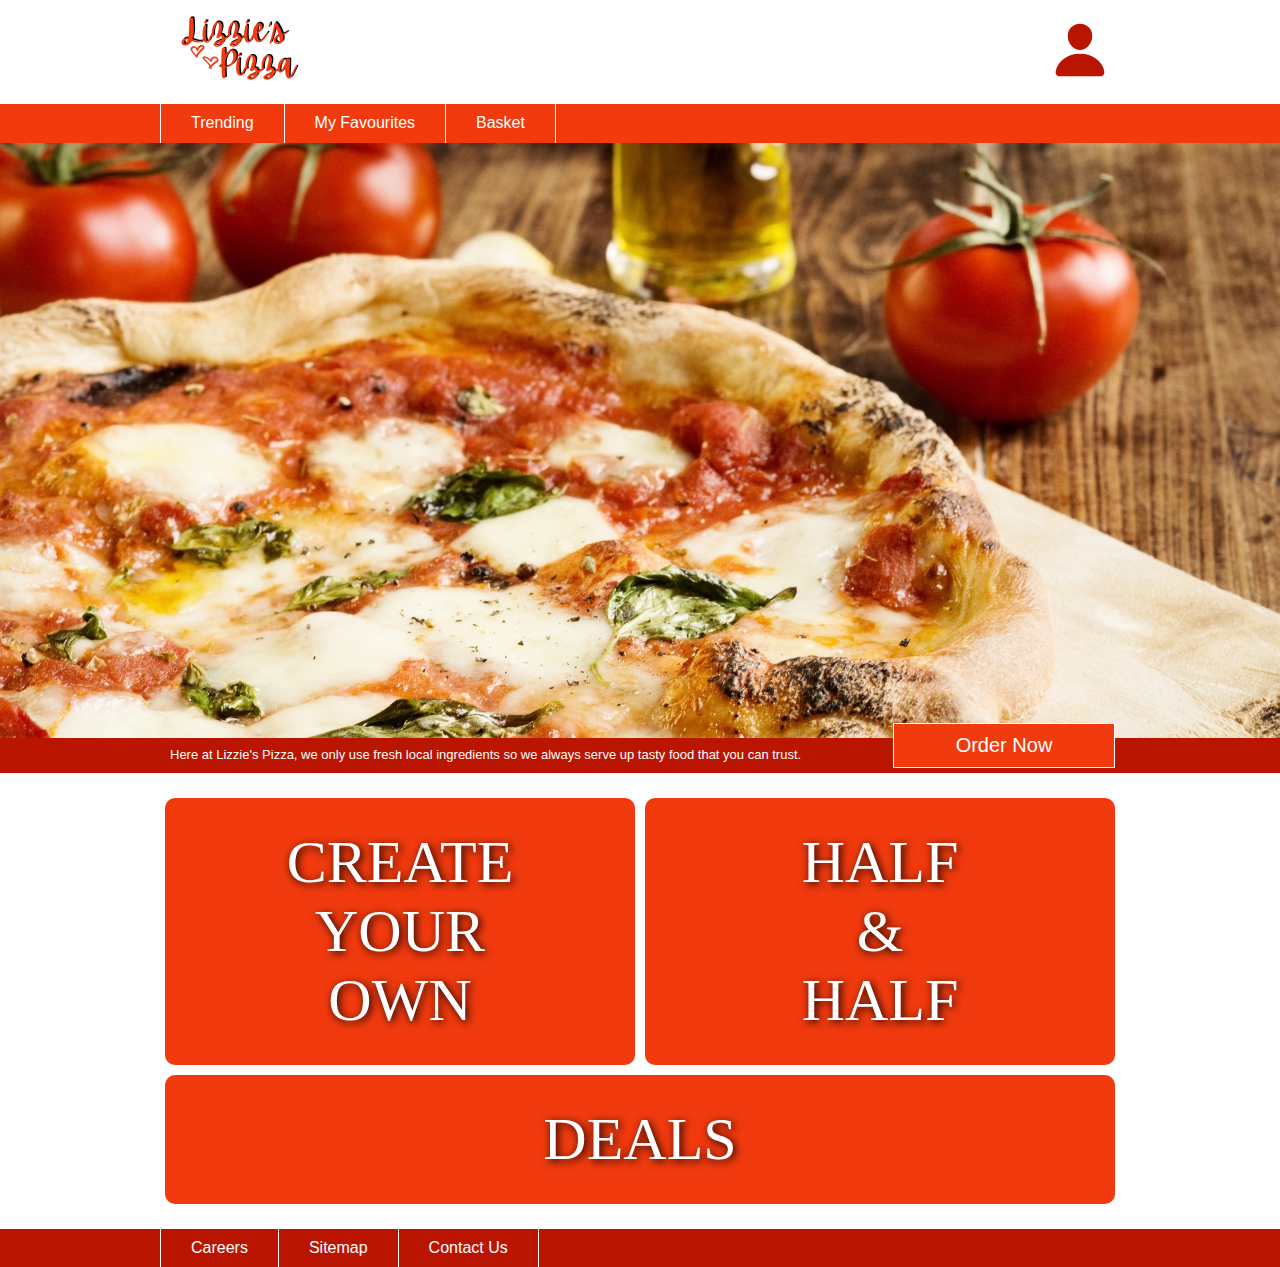
<file: index.html>
<!DOCTYPE html>
<html lang="en">

<head>
    <meta name="viewport" content="width=device-width">
    <link rel="stylesheet" type="text/css" href="./css/normalize.css">
    <link rel="stylesheet" text="text/css" href="./css/stylesheet.css">
    <link rel="stylesheet" text="text/css" href="./css/homepage.css">
    <title>Lizzie's Pizza Homepage</title>
</head>

<body>


    <header class="header-all">
        <div class="wrapper">
            <div class="content">
                <div class="logo">
                    <a href='./index.html'><img src="./img/Logo.png" /></a>
                </div>
                <div class="account">
                    <div class="icon"> <img src="./img/person-outline.svg" /></div>
                </div>
            </div>
        </div>
    </header>

    <nav class="menu-all">
        <div class="wrapper">
            <div class="content">
                <a href="./trending.html">Trending</a>
                <a href="./myfavourites.html">My Favourites</a>
                <a class="border-right" href="./basket.html">Basket</a>
            </div>
        </div>
    </nav>

    <section class="portal-all">
        <div class="content">
            <div class="description">
                <div class="wrapper">
                    <p>Here at Lizzie's Pizza, we only use fresh local ingredients so we always serve up tasty food that you can trust.</p>
                </div>
            </div>
            <div class="wrapper">
                <a class="order" href="./pizzamenu.html">Order Now</a>
            </div>
        </div>
    </section>

    <section class="specials-all">
        <div class="wrapper">
            <div class="content">
                <div class="box-group">
                    <div class="box-col">
                        <a class="box" href="#">CREATE<br>YOUR<br>OWN<br></a>
                    </div>
                    <div class="box-col">
                        <a class="box box-dark" href="#">HALF<br>&<br>HALF<br></a>
                    </div>
                </div>
                <a class="box box-large" href="#">DEALS</a>
            </div>
        </div>


    </section>


    <footer>
        <nav class="footer-all">
            <div class="wrapper">
                <div class="content">
                    <a href="#">Careers</a>
                    <a href="#">Sitemap</a>
                    <a class="border-right" href="./contactus.html">Contact Us</a>
                </div>
            </div>
        </nav>
    </footer>
</body>

</html>
</file>
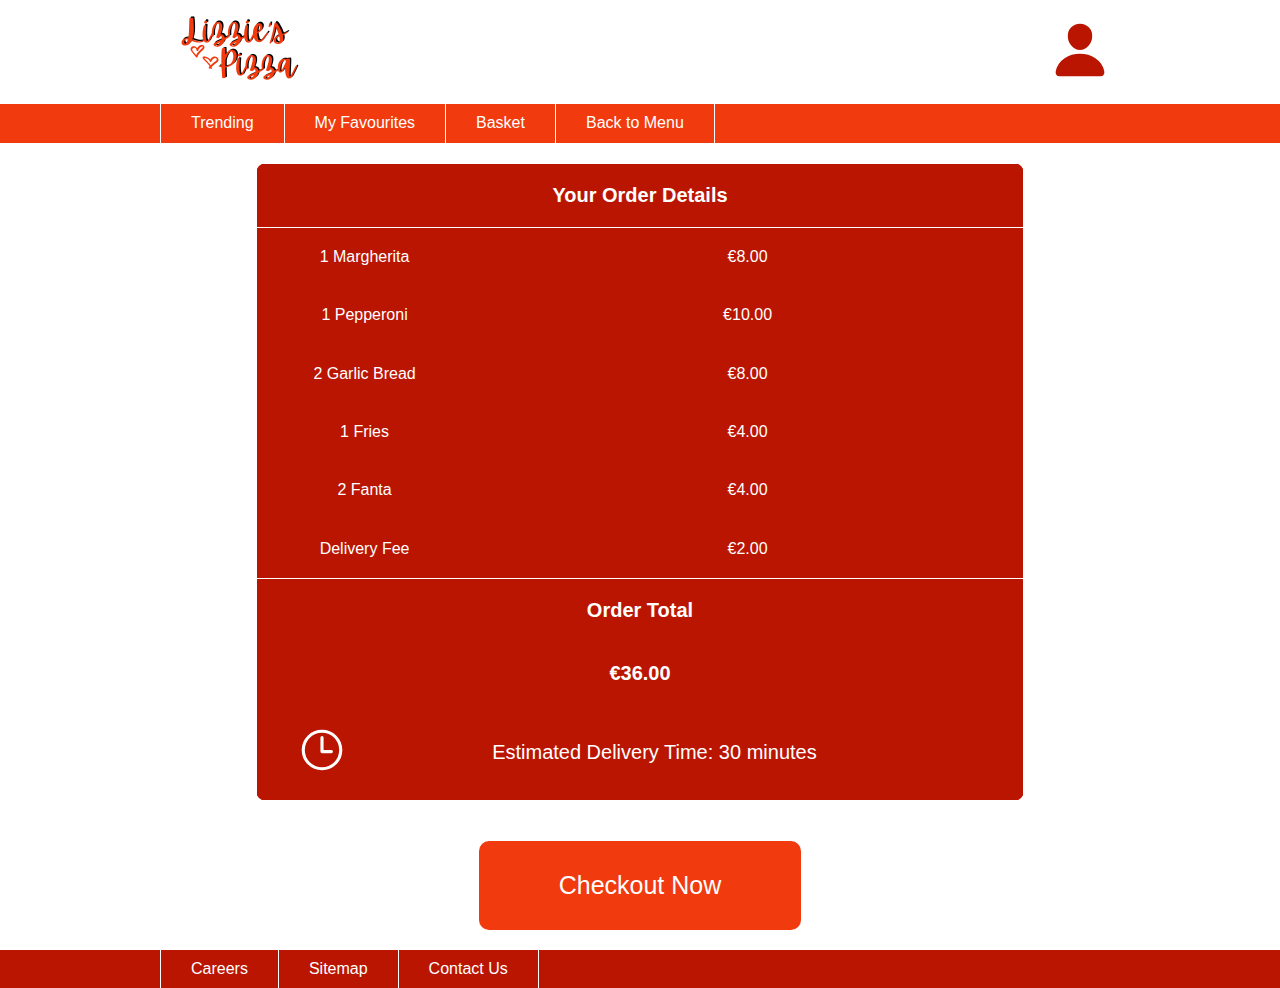
<file: basket.html>
<!DOCTYPE html>
<html lang="en">

<head>
    <meta name="viewport" content="width=device-width">
    <link rel="stylesheet" type="text/css" href="./css/normalize.css">
    <link rel="stylesheet" text="text/css" href="./css/stylesheet.css">
    <link rel="stylesheet" text="text/css" href="./css/basket.css">
    <title>Checkout</title>
</head>

<body>


    <header class="header-all">
        <div class="wrapper">
            <div class="content">
                <div class="logo">
                    <a href='./index.html'><img src="./img/Logo.png" /></a>
                </div>
                <div class="account">
                    <div class="icon"> <img src="./img/person-outline.svg" /></div>
                </div>
            </div>
        </div>
    </header>


    <nav class="menu-all">
        <div class="wrapper">
            <div class="content">
                <a href="./trending.html">Trending</a>
                <a href="./myfavourites.html">My Favourites</a>
                <a href="./basket.html">Basket</a>
                <a class="border-right" href="./pizzamenu.html">Back to Menu</a>
            </div>
        </div>
    </nav>



    <section class="basket-all">
        <div class="wrapper">
            <div class="content">
                <table class="details">
                    <thead>
                        <tr>
                            <th colspan="2">Your Order Details</th>

                        </tr>
                    </thead>

                    <tbody>
                        <tr>
                            <td>1 Margherita</td>
                            <td>€8.00</td>
                        </tr>
                        <tr>
                            <td>1 Pepperoni</td>
                            <td>€10.00</td>
                        </tr>
                        <tr>
                            <td>2 Garlic Bread</td>
                            <td>€8.00</td>
                        </tr>
                        <tr>
                            <td>1 Fries</td>
                            <td>€4.00</td>
                        </tr>
                        <tr>
                            <td>2 Fanta</td>
                            <td>€4.00</td>
                        </tr>


                        <tr>
                            <td>Delivery Fee</td>
                            <td>€2.00</td>
                        </tr>
                    </tbody>

                    <tfoot>
                        <tr>
                            <th colspan="2">Order Total</th>
                        </tr>
                        <tr>
                            <th colspan="2">€36.00</th>
                        </tr>


                        <tr>
                            <td class="time"><img src="./img/time-outline.svg"></td>
                            <td>Estimated Delivery Time: 30 minutes</td>

                        </tr>
                    </tfoot>

                </table>
                <div class="checkout-all">
                    <div class="box">
                        <a href="#">Checkout Now</a>

                    </div>
                </div>

            </div>

    </section>





    <footer>
        <nav class="footer-all">
            <div class="wrapper">
                <div class="content">
                    <a href="#">Careers</a>
                    <a href="#">Sitemap</a>
                    <a class="border-right" href="./contactus.html">Contact Us</a>
                </div>
            </div>
        </nav>
    </footer>

</body>

</html>
</file>
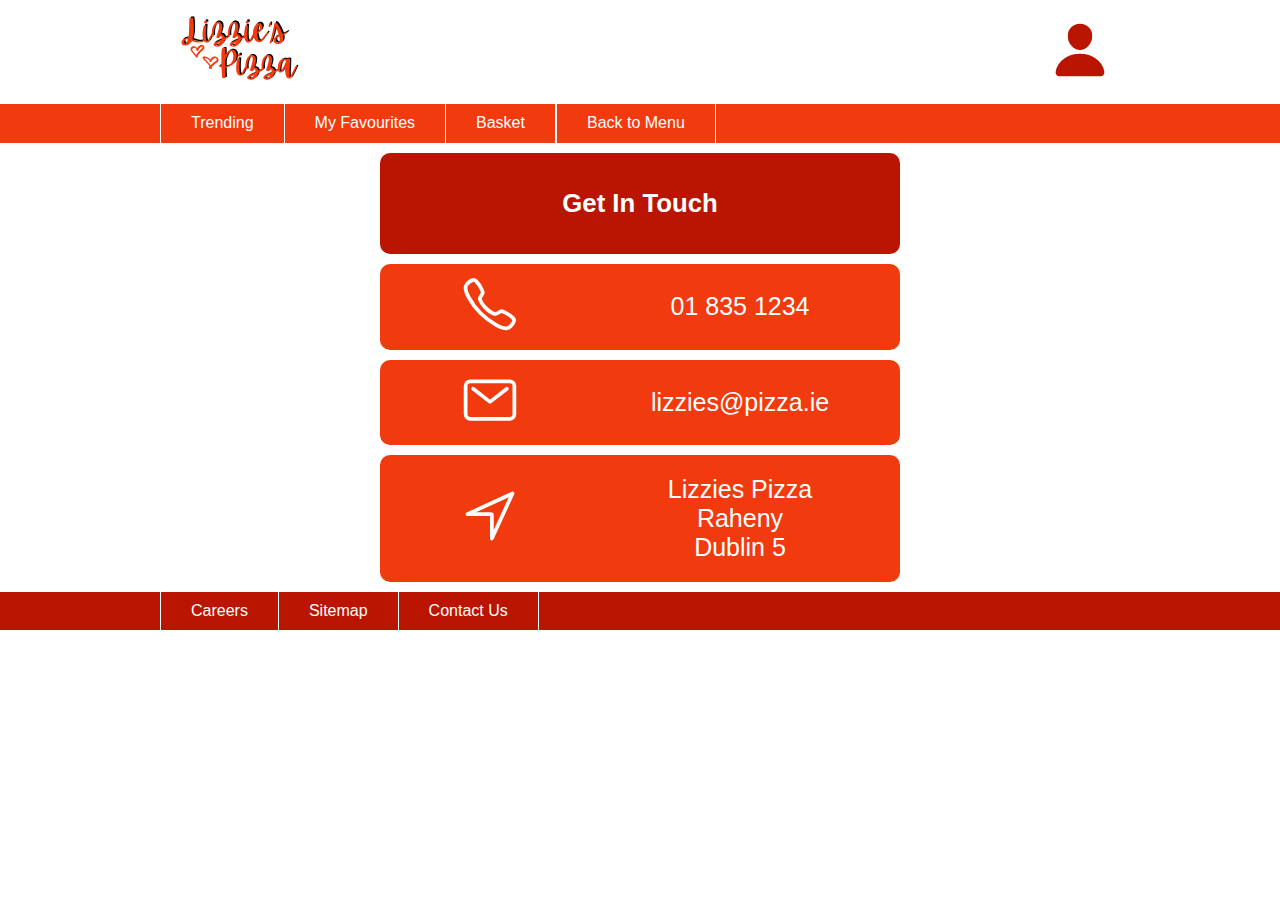
<file: contactus.html>
<!DOCTYPE html>
<html lang="en">

<head>
    <meta name="viewport" content="width=device-width">
    <link rel="stylesheet" type="text/css" href="./css/normalize.css">
    <link rel="stylesheet" text="text/css" href="./css/stylesheet.css">
    <link rel="stylesheet" text="text/css" href="./css/contactpage.css">
    <title>Contact Us</title>
</head>

<body>


    <header class="header-all">
        <div class="wrapper">
            <div class="content">
                <div class="logo">
                    <a href='./index.html'><img src="./img/Logo.png" /></a>
                </div>
                <div class="account">
                    <div class="icon"> <img src="./img/person-outline.svg" /></div>
                </div>
            </div>
        </div>
    </header>

    <nav class="menu-all">
        <div class="wrapper">
            <div class="content">
                <a href="./trending.html">Trending</a>
                <a href="./myfavourites.html">My Favourites</a>
                <a class="border-right" href="./basket.html">Basket</a>
                <a class="border-right" href="./pizzamenu.html">Back to Menu</a>
            </div>
        </div>
    </nav>

    <section class="contactus-all">
        <div class="wrapper">
            <div class="content">
                <div class="title">
                    <h3>Get In Touch</h3>
                </div>
                <div class="box">
                    <div class="icon"><img src="./img/call-outline.svg" /></div>
                    <div>
                        <p> 01 835 1234</p>
                    </div>
                </div>
                <div class="box">
                    <div class="icon"><img src="./img/mail-outline.svg" /></div>
                    <div>
                        <p>lizzies@pizza.ie</p>
                    </div>
                </div>
                <div class="box">
                    <div class="icon"><img src="./img/navigate-outline.svg" /></div>
                    <div>
                        <p>Lizzies Pizza<br>Raheny<br>Dublin 5</p>
                    </div>
                </div>
            </div>

        </div>

        </div>
        </div>


    </section>

    <footer>
        <nav class="footer-all">
            <div class="wrapper">
                <div class="content">
                    <a href="#">Careers</a>
                    <a href="#">Sitemap</a>
                    <a class="border-right" href="./contactus.html">Contact Us</a>
                </div>
            </div>
        </nav>
    </footer>

</body>

</html>
</file>
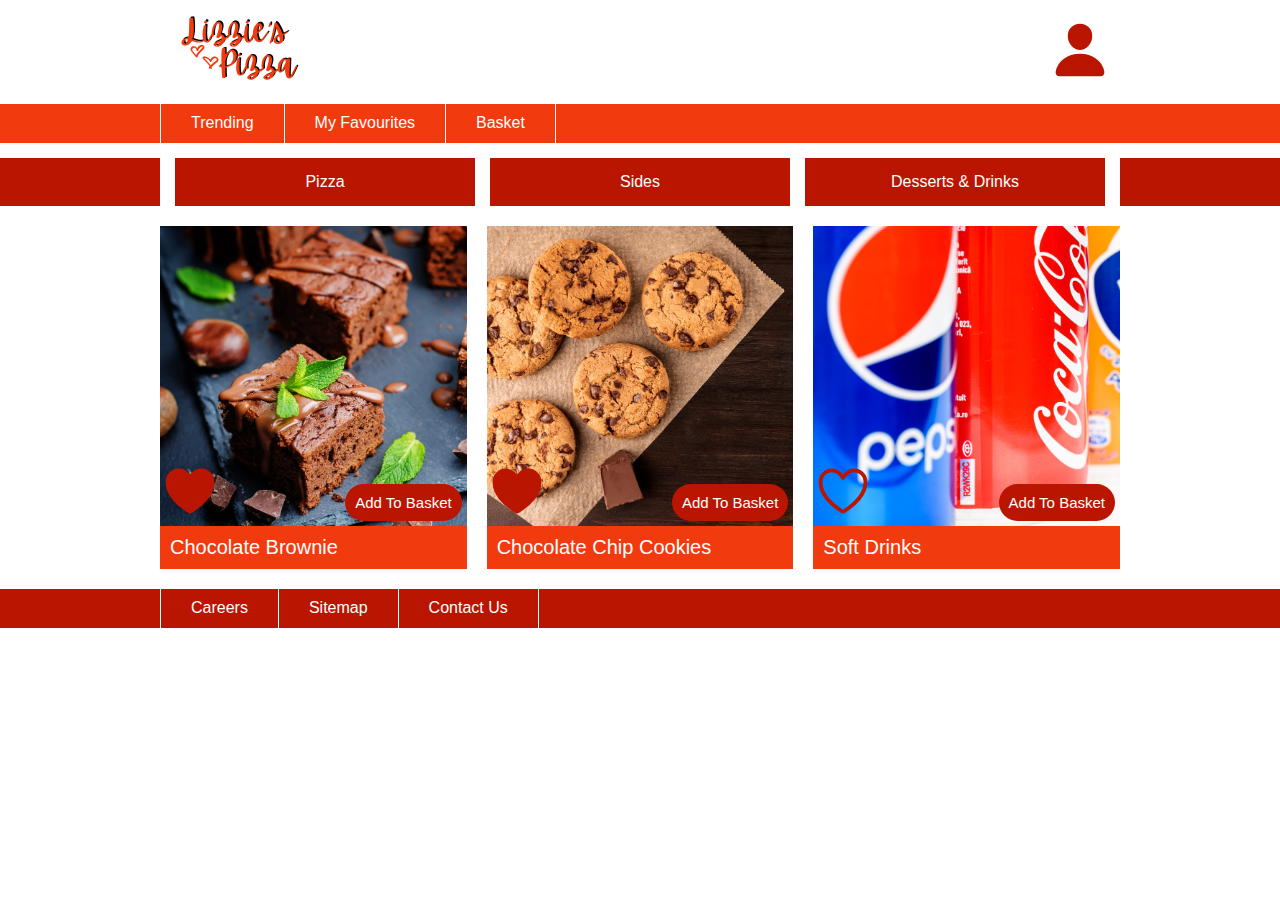
<file: desserts&drinksmenu.html>
<!DOCTYPE html>
<html lang="en">

<head>
    <meta name="viewport" content="width=device-width">
    <link rel="stylesheet" type="text/css" href="./css/normalize.css">
    <link rel="stylesheet" text="text/css" href="./css/stylesheet.css">
    <link rel="stylesheet" text="text/css" href="./css/products.css">


    <title>Desserts & Drinks</title>
</head>

<body>


    <header class="header-all">
        <div class="wrapper">
            <div class="content">
                <div class="logo">
                    <a href='./index.html'><img src="./img/Logo.png" /></a>
                </div>
                <div class="account">
                    <div class="icon"> <img src="./img/person-outline.svg" /></div>
                </div>
            </div>
        </div>
    </header>

    <nav class="menu-all">
        <div class="wrapper">
            <div class="content">
                <a href="./trending.html">Trending</a>
                <a href="./myfavourites.html">My Favourites</a>
                <a class="border-right" href="./basket.html">Basket</a>
            </div>
        </div>
    </nav>


    <nav class="foodmenu-all">
        <div class="wrapper">
            <div class="content">
                <a href="./pizzamenu.html">Pizza</a>
                <a href="./sidesmenu.html">Sides</a>
                <a class="border-right" href="./desserts&drinksmenu.html">Desserts & Drinks</a>
            </div>
        </div>
    </nav>


    <section class="products-all">
        <div class="wrapper">
            <div class="content">


                <a class="box" href="#">
                    <div class="image" style='background-image: url(./img/Chocolate\ Brownie.jpg);'>
                        <p class="description"> 2 Chocolate Brownies<br>€4.50</p>
                        <div class="heart"><img src="./img/heart-outlinefilled.svg" /> </div>
                        <div class="add">Add To Basket</div>
                    </div>
                    <div class="name">Chocolate Brownie</div>
                </a>

                <a class="box" href="#">
                    <div class="image" style='background-image: url(./img/Chocolate\ Chip\ Cookies.jpg);'>
                        <p class="description">4 Melted Chocolate Chip Cookies<br>€4.00</p>
                        <div class="heart"><img src="./img/heart-outlinefilled.svg" /> </div>
                        <div class="add">Add To Basket</div>
                    </div>
                    <div class="name">Chocolate Chip Cookies</div>
                </a>


                <a class="box" href="#">
                    <div class="image" style='background-image: url(./img/Soft\ Drinks.jpg);'>
                        <p class="description">Coke<br>Fanta<br>7up<br>Pepsi<br>€2.00</p>
                        <div class="heart"><img src="./img/heart-outline.svg" /> </div>
                        <div class="add">Add To Basket</div>
                    </div>
                    <div class="name">Soft Drinks</div>
                </a>
            </div>
        </div>


    </section>
    <footer>
        <nav class="footer-all">
            <div class="wrapper">
                <div class="content">
                    <a href="#">Careers</a>
                    <a href="#">Sitemap</a>
                    <a class="border-right" href="./contactus.html">Contact Us</a>
                </div>
            </div>
        </nav>
    </footer>
</body>

</html>
</file>
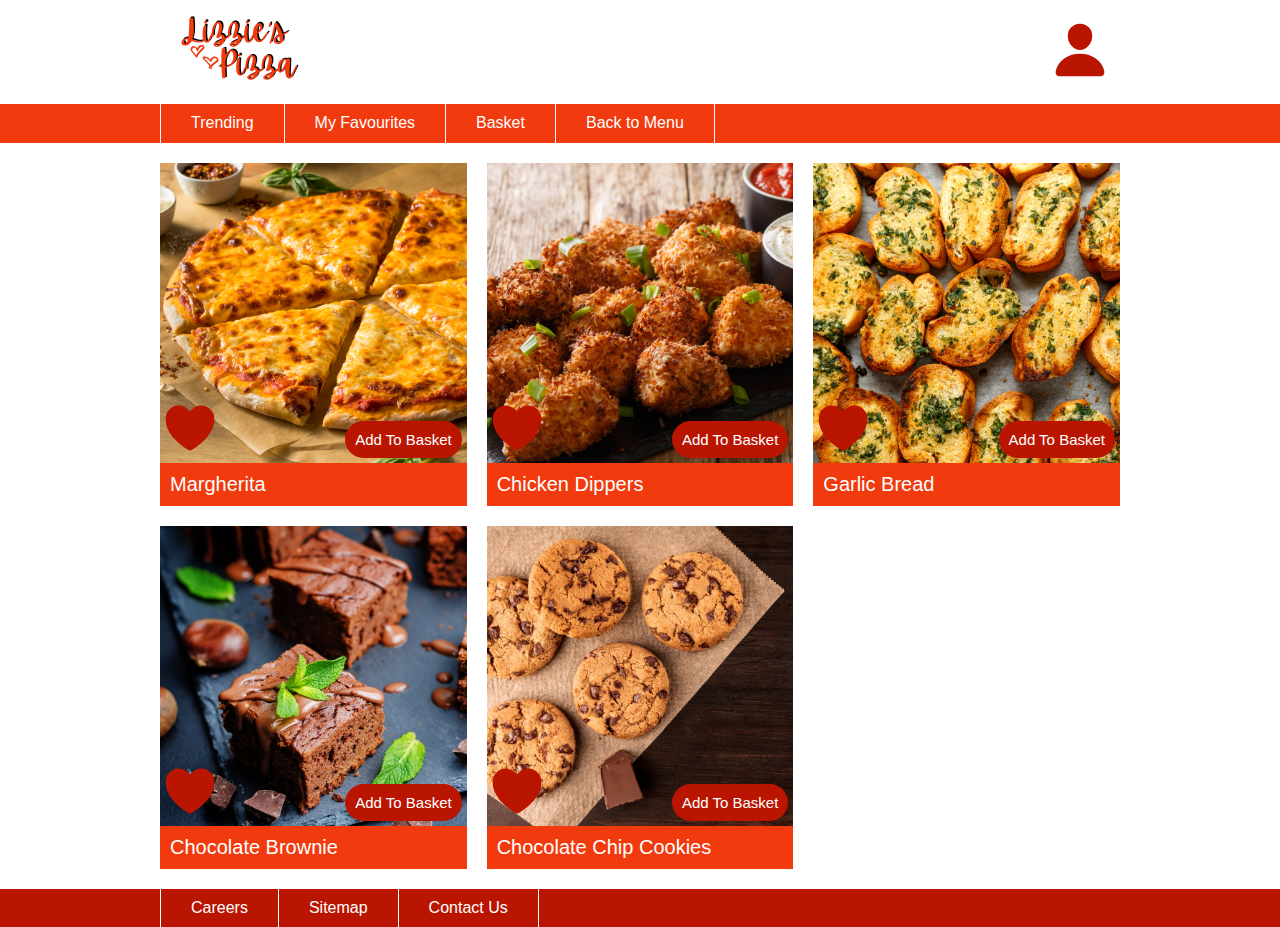
<file: myfavourites.html>
<!DOCTYPE html>
<html lang="en">

<head>
    <meta name="viewport" content="width=device-width">
    <link rel="stylesheet" type="text/css" href="./css/normalize.css">
    <link rel="stylesheet" text="text/css" href="./css/stylesheet.css">
    <link rel="stylesheet" text="text/css" href="./css/products.css">
    <title>My Favourites</title>
</head>

<body>


    <header class="header-all">
        <div class="wrapper">
            <div class="content">
                <div class="logo">
                    <a href='./index.html'><img src="./img/Logo.png" /></a>
                </div>
                <div class="account">
                    <div class="icon"> <img src="./img/person-outline.svg" /></div>
                </div>
            </div>
        </div>
    </header>


    <nav class="menu-all">
        <div class="wrapper">
            <div class="content">
                <a href="./trending.html">Trending</a>
                <a href="./myfavourites.html">My Favourites</a>
                <a href="./basket.html">Basket</a>
                <a class="border-right" href="./pizzamenu.html">Back to Menu</a>
            </div>
        </div>
    </nav>




    <section class="products-all">
        <div class="wrapper">
            <div class="content">


                <a class="box" href="#">
                    <div class="image" style='background-image: url(./img/Margarita.jpg);'>
                        <p class="description">Cheese & Tomato Sauce <br>€8.00</p>
                        <div class="heart"><img src="./img/heart-outlinefilled.svg" /> </div>
                        <div class="add">Add To Basket</div>
                    </div>
                    <div class="name">Margherita</div>
                </a>

                <a class="box" href="#">
                    <div class="image" style='background-image: url(./img/Chicken\ Dippers.jpg);'>
                        <p class="description">4 Crunchy Chicken Dippers<br>€4.50</p>
                        <div class="heart"><img src="./img/heart-outlinefilled.svg" /> </div>
                        <div class="add">Add To Basket</div>
                    </div>
                    <div class="name">Chicken Dippers</div>
                </a>

                <a class="box" href="#">
                    <div class="image" style='background-image: url(./img/Garlic\ Bread.jpg);'>
                        <p class="description">4 Pieces of Crispy Garlic Bread <br>€4.00</p>
                        <div class="heart"><img src="./img/heart-outlinefilled.svg" /> </div>
                        <div class="add">Add To Basket</div>
                    </div>
                    <div class="name">Garlic Bread</div>
                </a>



                <a class="box" href="#">
                    <div class="image" style='background-image: url(./img/Chocolate\ Brownie.jpg);'>
                        <p class="description"> 2 Chocolate Brownies<br>€4.50</p>
                        <div class="heart"><img src="./img/heart-outlinefilled.svg" /> </div>
                        <div class="add">Add To Basket</div>
                    </div>
                    <div class="name">Chocolate Brownie</div>
                </a>

                <a class="box" href="#">
                    <div class="image" style='background-image: url(./img/Chocolate\ Chip\ Cookies.jpg);'>
                        <p class="description">4 Melted Chocolate Chip Cookies<br>€4.00</p>
                        <div class="heart"><img src="./img/heart-outlinefilled.svg" /> </div>
                        <div class="add">Add To Basket</div>
                    </div>
                    <div class="name">Chocolate Chip Cookies</div>
                </a>


            </div>
        </div>


    </section>

    <footer>
        <nav class="footer-all">
            <div class="wrapper">
                <div class="content">
                    <a href="#">Careers</a>
                    <a href="#">Sitemap</a>
                    <a class="border-right" href="./contactus.html">Contact Us</a>
                </div>
            </div>
        </nav>
    </footer>

</body>

</html>
</file>
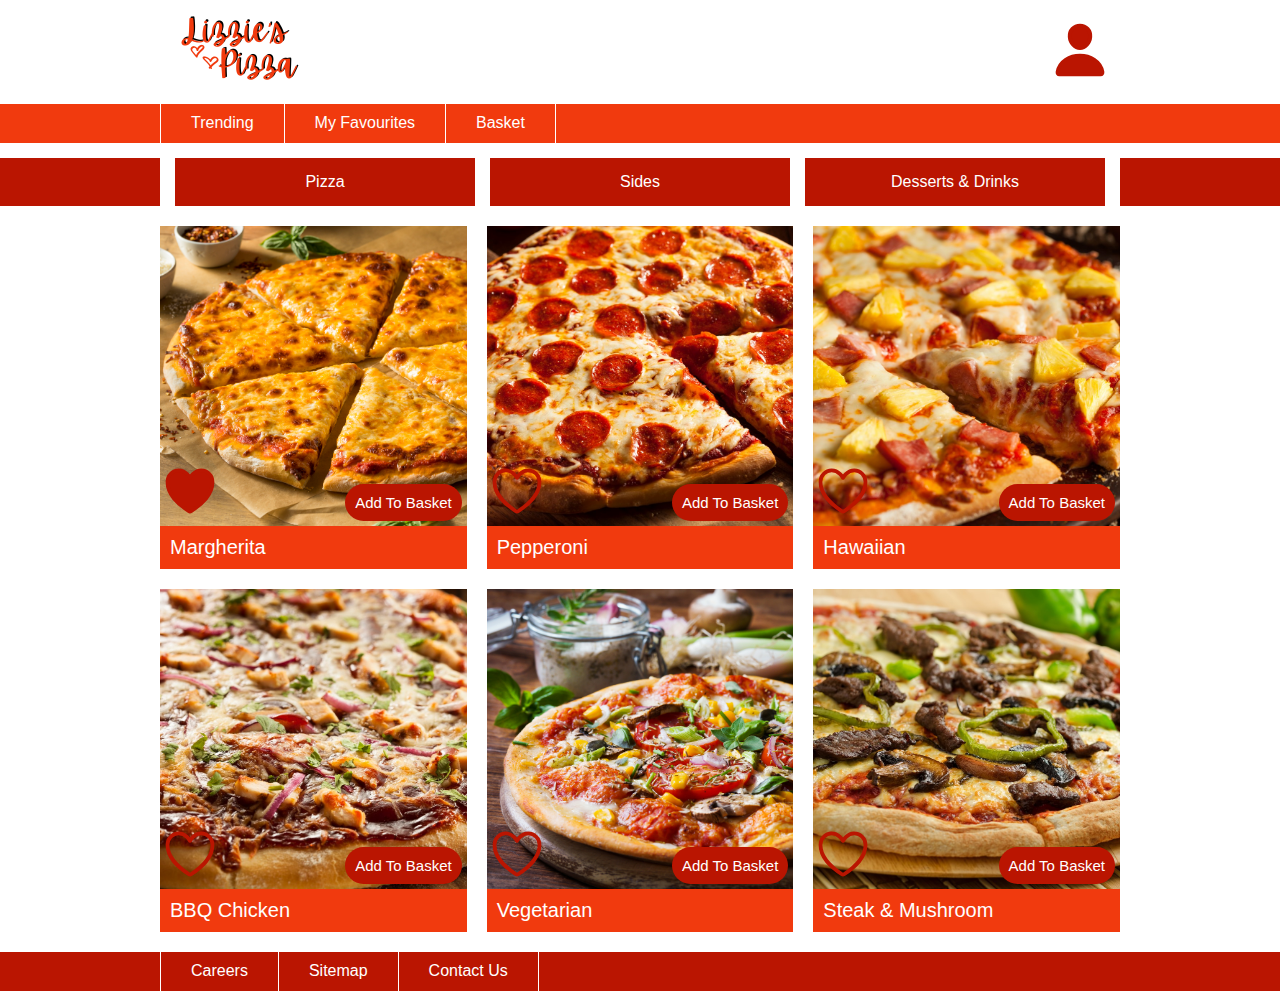
<file: pizzamenu.html>
<!DOCTYPE html>
<html lang="en">

<head>
    <meta name="viewport" content="width=device-width">
    <link rel="stylesheet" type="text/css" href="./css/normalize.css">
    <link rel="stylesheet" text="text/css" href="./css/stylesheet.css">
    <link rel="stylesheet" text="text/css" href="./css/products.css">
    <title>Pizza Menu</title>
</head>

<body>


    <header class="header-all">
        <div class="wrapper">
            <div class="content">
                <div class="logo">
                    <a href='./index.html'><img src="./img/Logo.png" /></a>
                </div>
                <div class="account">
                    <div class="icon"> <img src="./img/person-outline.svg" /></div>
                </div>
            </div>
        </div>
    </header>

    <nav class="menu-all">
        <div class="wrapper">
            <div class="content">
                <a href="./trending.html">Trending</a>
                <a href="./myfavourites.html">My Favourites</a>
                <a class="border-right" href="./basket.html">Basket</a>

            </div>
        </div>
    </nav>

    <nav class="foodmenu-all">
        <div class="wrapper">
            <div class="content">
                <a href="./pizzamenu.html">Pizza</a>
                <a href="./sidesmenu.html">Sides</a>
                <a class="border-right" href="desserts&drinksmenu.html">Desserts & Drinks</a>
            </div>
        </div>
    </nav>


    <section class="products-all">
        <div class="wrapper">
            <div class="content">


                <a class="box" href="#">
                    <div class="image" style='background-image: url(./img/Margarita.jpg);'>
                        <p class="description">Cheese & Tomato Sauce <br>€8.00</p>
                        <div class="heart"><img src="./img/heart-outlinefilled.svg " /> </div>
                        <div class="add">Add To Basket</div>
                    </div>
                    <div class="name">Margherita</div>
                </a>

                <a class="box" href="#">
                    <div class="image" style='background-image: url(./img/Pepperoni.jpg);'>
                        <p class="description"> Pepperoni & Cheese<br>€10.00</p>
                        <div class="heart"><img src="./img/heart-outline.svg " /> </div>
                        <div class="add">Add To Basket</div>
                    </div>
                    <div class="name">Pepperoni</div>
                </a>


                <a class="box" href="#">
                    <div class="image" style='background-image: url(./img/Hawaiian.jpg);'>
                        <p class="description">Ham & Pineapple<br>€9.00</p>
                        <div class="heart"><img src="./img/heart-outline.svg " /> </div>
                        <div class="add">Add To Basket</div>
                    </div>
                    <div class="name">Hawaiian</div>
                </a>

                <a class="box" href="#">
                    <div class="image" style='background-image: url(./img/BBQ\ Chickenflipped.jpg);'>
                        <p class="description">Chicken, Cheese & BBQ Sauce <br>€9.00</p>
                        <div class="heart"><img src="./img/heart-outline.svg " /> </div>
                        <div class="add">Add To Basket</div>
                    </div>
                    <div class="name">BBQ Chicken</div>
                </a>

                <a class="box" href="#">
                    <div class="image" style='background-image: url(./img/Vegetarian.jpg);'>
                        <p class="description">Tomato, Rocket, Green Pepper & Sweetcorn <br>€8.00</p>
                        <div class="heart"><img src="./img/heart-outline.svg " /> </div>
                        <div class="add">Add To Basket</div>
                    </div>
                    <div class="name">Vegetarian</div>
                </a>

                <a class="box" href="#">
                    <div class="image" style='background-image: url(./img/Steak\ &\ Mushroom.jpg);'>
                        <p class="description">Steak, Mushroom & Green Pepper<br>€10.00</p>
                        <div class="heart"><img src="./img/heart-outline.svg " /> </div>
                        <div class="add">Add To Basket</div>
                    </div>
                    <div class="name">Steak & Mushroom</div>
                </a>





            </div>
        </div>


    </section>

    <footer>
        <nav class="footer-all ">
            <div class="wrapper ">
                <div class="content ">
                    <a href="# ">Careers</a>
                    <a href="# ">Sitemap</a>
                    <a class="border-right " href="./contactus.html ">Contact Us</a>
                </div>
            </div>
        </nav>
    </footer>

</body>

</html>
</file>
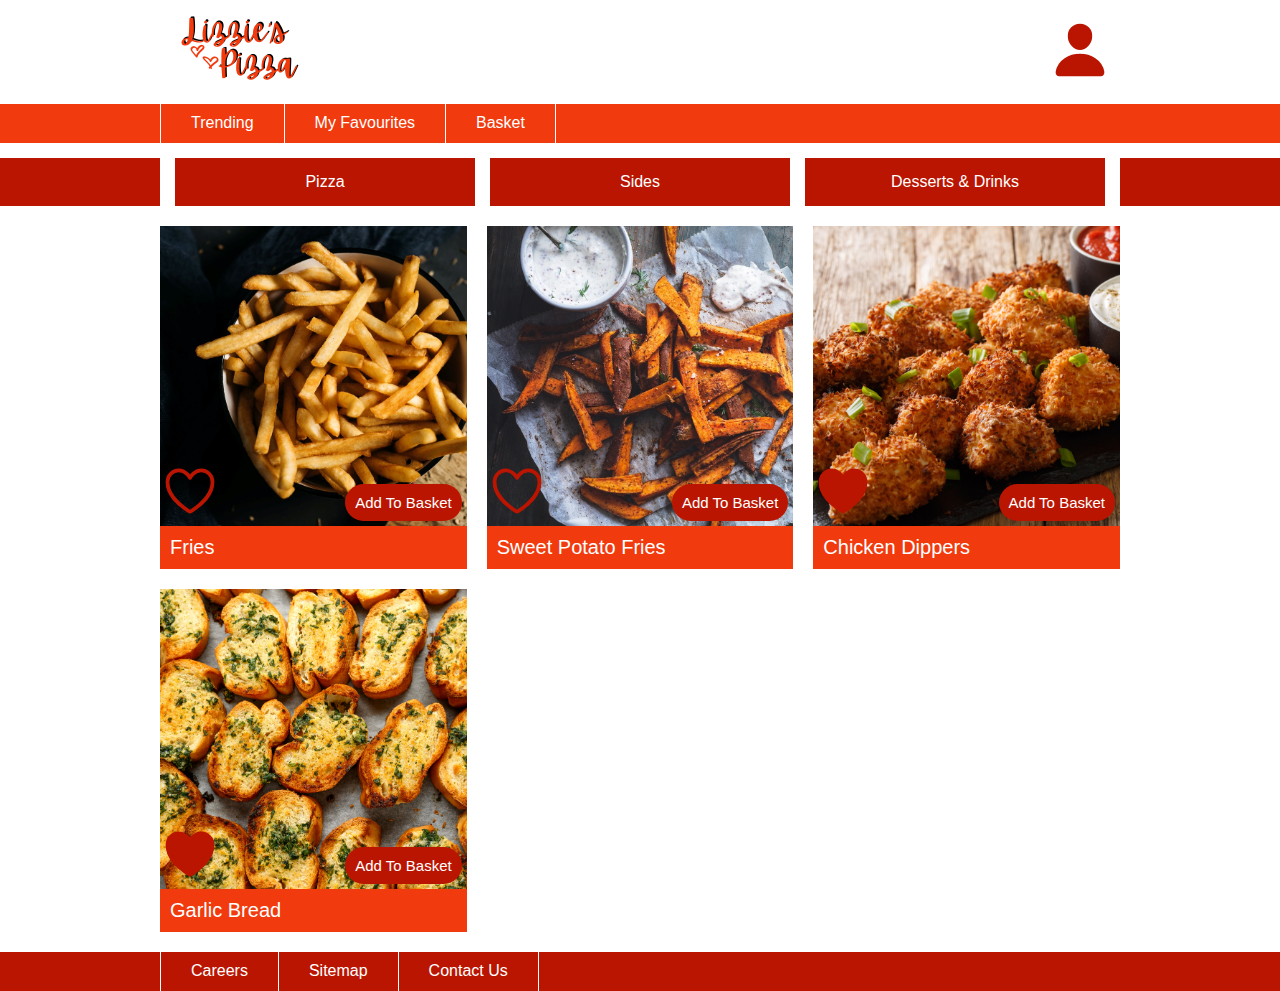
<file: sidesmenu.html>
<!DOCTYPE html>
<html lang="en">

<head>
    <meta name="viewport" content="width=device-width">
    <link rel="stylesheet" type="text/css" href="./css/normalize.css">
    <link rel="stylesheet" text="text/css" href="./css/stylesheet.css">
    <link rel="stylesheet" text="text/css" href="./css/products.css">
    <title>Sides Menu</title>
</head>

<body>


    <header class="header-all">
        <div class="wrapper">
            <div class="content">
                <div class="logo">
                    <a href='./index.html'><img src="./img/Logo.png" /></a>
                </div>
                <div class="account">
                    <div class="icon"> <img src="./img/person-outline.svg" /></div>
                </div>
            </div>
        </div>
    </header>

    <nav class="menu-all">
        <div class="wrapper">
            <div class="content">
                <a href="./trending.html">Trending</a>
                <a href="./myfavourites.html">My Favourites</a>
                <a class="border-right" href="./basket.html">Basket</a>

            </div>
        </div>
    </nav>

    <nav class="foodmenu-all">
        <div class="wrapper">
            <div class="content">
                <a href="./pizzamenu.html">Pizza</a>
                <a href="./sidesmenu.html">Sides</a>
                <a class="border-right" href="./desserts&drinksmenu.html">Desserts & Drinks</a>
            </div>
        </div>
    </nav>



    <section class="products-all">
        <div class="wrapper">
            <div class="content">


                <a class="box" href="#">
                    <div class="image" style='background-image: url(./img/French\ Fries.jpg);'>
                        <p class="description">Large Portion of Skinny Fries<br>€4.00</p>
                        <div class="heart"><img src="./img/heart-outline.svg " /> </div>
                        <div class="add">Add To Basket</div>
                    </div>
                    <div class="name">Fries</div>
                </a>

                <a class="box" href="#">
                    <div class="image" style='background-image: url(./img/Sweet\ Potato\ Fries.jpg);'>
                        <p class="description"> Large Portion of Sweet Potato Fries<br>€4.00</p>
                        <div class="heart"><img src="./img/heart-outline.svg " /> </div>
                        <div class="add">Add To Basket</div>
                    </div>
                    <div class="name">Sweet Potato Fries</div>
                </a>


                <a class="box" href="#">
                    <div class="image" style='background-image: url(./img/Chicken\ Dippers.jpg);'>
                        <p class="description">4 Crunchy Chicken Dippers<br>€4.50</p>
                        <div class="heart"><img src="./img/heart-outlinefilled.svg " /> </div>
                        <div class="add">Add To Basket</div>
                    </div>
                    <div class="name">Chicken Dippers</div>
                </a>

                <a class="box" href="#">
                    <div class="image" style='background-image: url(./img/Garlic\ Bread.jpg);'>
                        <p class="description">4 Pieces of Crispy Garlic Bread <br>€4.00</p>
                        <div class="heart"><img src="./img/heart-outlinefilled.svg " /> </div>
                        <div class="add">Add To Basket</div>
                    </div>
                    <div class="name">Garlic Bread</div>
                </a>

            </div>
        </div>


    </section>

    <footer>
        <nav class="footer-all">
            <div class="wrapper">
                <div class="content">
                    <a href="#">Careers</a>
                    <a href="#">Sitemap</a>
                    <a class="border-right" href="./contactus.html">Contact Us</a>
                </div>
            </div>
        </nav>
    </footer>
</body>

</html>
</file>
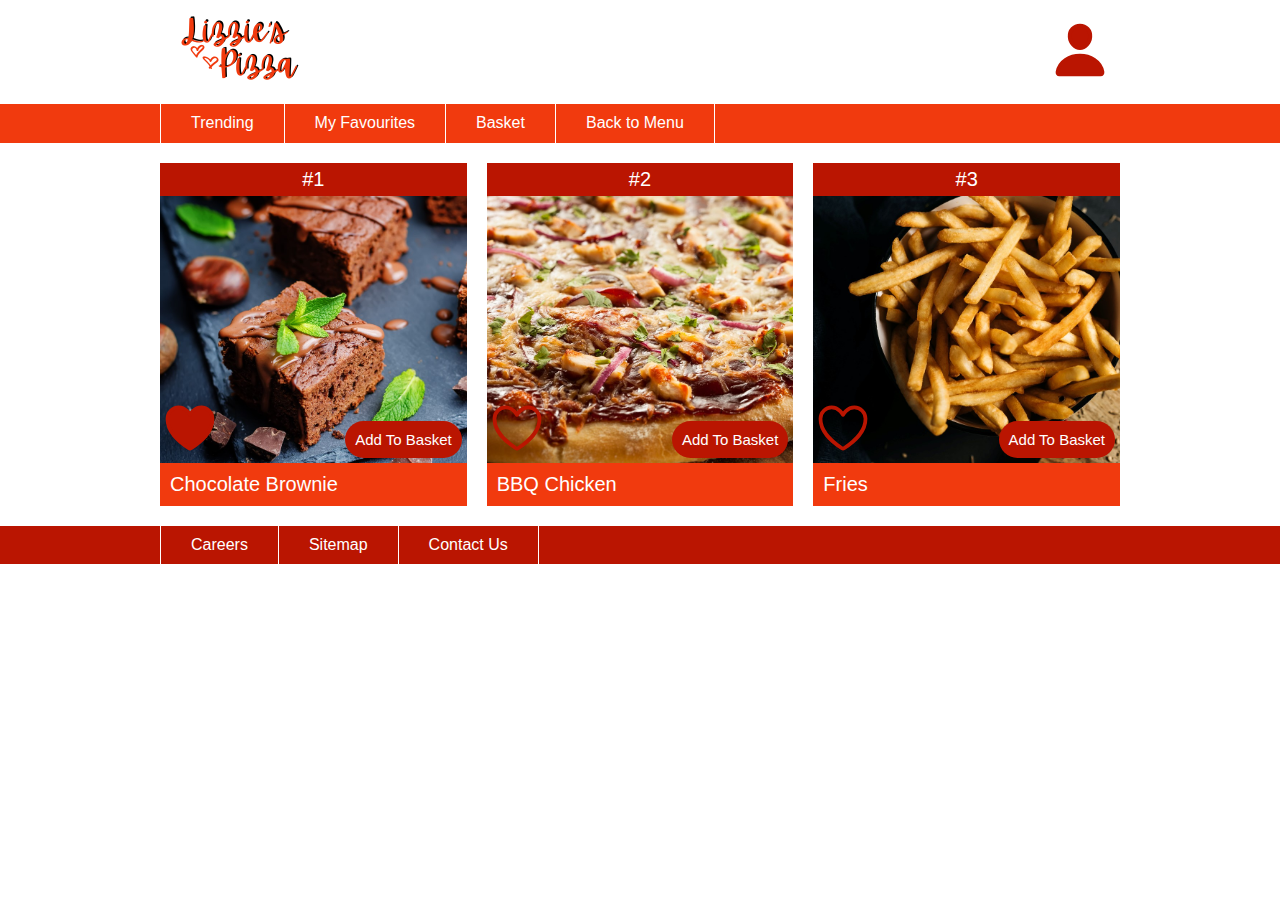
<file: trending.html>
<!DOCTYPE html>
<html lang="en">

<head>
    <meta name="viewport" content="width=device-width">
    <link rel="stylesheet" type="text/css" href="./css/normalize.css">
    <link rel="stylesheet" text="text/css" href="./css/stylesheet.css">
    <link rel="stylesheet" text="text/css" href="./css/products.css">
    <title>Trending</title>
</head>

<body>


    <header class="header-all">
        <div class="wrapper">
            <div class="content">
                <div class="logo">
                    <a href='./index.html'><img src="./img/Logo.png" /></a>
                </div>
                <div class="account">
                    <div class="icon"> <img src="./img/person-outline.svg" /></div>
                </div>
            </div>
        </div>
    </header>




    <nav class="menu-all">
        <div class="wrapper">
            <div class="content">
                <a href="./trending.html">Trending</a>
                <a href="./myfavourites.html">My Favourites</a>
                <a href="./basket.html">Basket</a>
                <a class="border-right" href="./pizzamenu.html">Back to Menu</a>

            </div>
        </div>
    </nav>


    <section class="products-all">
        <div class="wrapper">
            <div class="content">


                <a class="box" href="#">
                    <div class="image" style='background-image: url(./img/Chocolate\ Brownie.jpg);'>
                        <div class="number">#1</div>
                        <p class="description"> 2 Chocolate Brownies<br>€4.50</p>
                        <div class="heart"><img src="./img/heart-outlinefilled.svg" /> </div>
                        <div class="add">Add To Basket</div>
                    </div>
                    <div class="name">Chocolate Brownie</div>
                </a>

                <a class="box" href="#">
                    <div class="image" style='background-image: url(./img/BBQ\ Chickenflipped.jpg);'>
                        <div class="number">#2</div>
                        <p class="description">Chicken, Cheese & BBQ Sauce <br>€9.00</p>
                        <div class="heart"><img src="./img/heart-outline.svg " /> </div>
                        <div class="add">Add To Basket</div>
                    </div>
                    <div class="name">BBQ Chicken</div>
                </a>

                <a class="box" href="#">
                    <div class="image" style='background-image: url(./img/French\ Fries.jpg);'>
                        <div class="number">#3</div>
                        <p class="description">Large Portion of Skinny Fries<br>€4.00</p>
                        <div class="heart"><img src="./img/heart-outline.svg " /> </div>
                        <div class="add">Add To Basket</div>
                    </div>
                    <div class="name">Fries</div>
                </a>




















            </div>
        </div>


    </section>





    <footer>
        <nav class="footer-all">
            <div class="wrapper">
                <div class="content">
                    <a href="#">Careers</a>
                    <a href="#">Sitemap</a>
                    <a class="border-right" href="./contactus.html">Contact Us</a>
                </div>
            </div>
        </nav>
    </footer>

</body>

</html>
</file>
<file: css/stylesheet.css>
/*
=======================================
General
=======================================
*/

html,
body {
    font-family: -apple-system, BlinkMacSystemFont, sans-serif;
}

p {
    margin: 0px;
    padding: 10px;
}

.wrapper {
    max-width: 960px;
    margin: 0px auto;
    position: relative;
}


/*
=======================================
Header
=======================================
*/

.header-all .content {
    display: flex;
}

.header-all .logo {
    flex: 1;
}

.header-all .logo img {
    height: 100px;
}

.header-all .account {
    display: flex;
    align-items: center;
}

.header-all .account .icon {
    padding: 10px;
}

.header-all .icon img {
    height: 60px;
}


/*
=======================================
Menu
=======================================
*/

.menu-all {
    background-color: #f13a0e;
}

.menu-all .content {
    display: flex;
}

.menu-all a {
    padding: 10px 30px;
    color: white;
    text-decoration: none;
    text-align: center;
    border-left: solid 1px white;
    transition: background-color 0.5s;
}

.menu-all a.border-right {
    border-right: solid 1px white;
}

.menu-all a:hover {
    background-color: #ba1501;
}

.menu-all a img {
    width: 20px;
    margin-right: 20px;
}


/*
====================================
footer
====================================
*/

.footer-all {
    background-color: #ba1501;
}

.footer-all .content {
    display: flex;
}

.footer-all a {
    padding: 10px 30px;
    color: white;
    text-decoration: none;
    text-align: center;
    border-left: solid 1px white;
    transition: background-color 0.5s;
}

.footer-all a.border-right {
    border-right: solid 1px white;
}

.footer-all a:hover {
    background-color: #f13a0e;
}


/*
=======================================
Pizza
=======================================
*/

.products-all {
    padding: 20px;
}

.products-all .content {
    display: grid;
    grid-template-columns: 1fr 1fr 1fr;
    gap: 20px;
}

.products-all p {
    background-color: #f13b0e83;
    color: white;
}

.products-all img {
    height: 60px;
}

.products-all .box {
    background-color: #f13a0e;
    display: block;
    text-decoration: none;
    color: white;
    font-size: 20px;
}

.products-all .box:hover .description {
    display: block;
}

.products-all .box .image {
    background-size: cover;
    height: 300px;
    position: relative;
}

.products-all .box .heart {
    position: absolute;
    bottom: 0px;
    left: 0px;
}

.products-all .box .add {
    position: absolute;
    bottom: 5px;
    right: 5px;
    background-color: #ba1501;
    border-radius: 20px;
    padding: 10px;
    font-size: 15px;
}

.products-all .box .name {
    padding: 10px;
}

.products-all .box .description {
    padding: 0px;
    display: none;
    position: absolute;
    width: 100%;
}

.products-all .box .number {
    padding: 5px;
    background-color: #ba1501;
    text-align: center;
}
</file>
<file: css/homepage.css>
/*
=======================================
Portal
=======================================
*/

.portal-all {
    height: 70vh;
    background-color: black;
    background-image: url('../img/LizziesPizzaMainImage.jpg');
    background-size: cover;
    position: relative;
}

.portal-all a:hover {
    background-color: #ba1501;
    transition: background-color 0.5s;
}

.portal-all .content {
    position: absolute;
    width: 100%;
    bottom: 0px;
    right: 0px;
}

.portal-all .description {
    background-color: #ba1501;
    color: white;
}

.portal-all .description p {
    padding-right: 250px;
    font-size: 13px;
}

.portal-all .order {
    width: 200px;
    border: solid 1px white;
    padding: 10px;
    font-size: 20px;
    display: block;
    position: absolute;
    bottom: 5px;
    right: 5px;
    text-align: center;
    text-decoration: none;
    background-color: #f13a0e;
    color: white;
}


/*
=======================================
Specials
=======================================
*/

.specials-all {
    padding: 20px;
}

.specials-all .box-group {
    display: flex;
}

.specials-all .box-group .box-col {
    flex: 1;
}

.specials-all .box {
    background-color: #f13a0e;
    display: block;
    text-decoration: none;
    color: white;
    text-align: center;
    padding: 30px;
    font-size: 60px;
    font-family: serif;
    margin: 5px;
    text-shadow: 2px 2px 8px black;
    border-radius: 10px;
}

.specials-all a:hover {
    background-color: #ba1501;
    transition: background-color 0.5s;
}


/* devices */


/*tablet*/

@media only screen and (max-width: 1000px) {}


/*mobile*/

@media only screen and (max-width: 600px) {
    .specials-all .box {
        font-size: 30px;
    }
}
</file>
<file: css/basket.css>
.basket-all {}
    
    .basket-all .details {
        color: white;
        text-align: centre;
        width: 80%;
        margin: 20px auto;
        border-radius: 10px;
    }
    
    .basket-all .content table {
        border: 1px solid white;
        border-collapse: collapse;
        background-color: #ba1501;
    }
    
    .basket-all th,
    td {
        padding: 20px;
    }
    
    .basket-all tfoot,
    thead {
        border-top: 1px solid white;
        border-bottom: 1px solid white;
        font-size: 20px;
    }
    
    .basket-all tbody {
        text-align: center;
    }
    
    .basket-all img {
        width: 50px;
        padding-left: 20px;
    }
    
    .box a {
        background-color: #f13a0e;
        font-size: 25px;
        padding: 30px 80px;
        max-width: 400px;
        margin: 20px auto;
        align-items: center;
        border-radius: 10px;
        text-decoration: none;
        color: white;
    }
    
    .basket-all .checkout-all .box {
        display: flex;
    }
    
    .checkout-all a {
        transition: background-color 0.5s;
    }
    
    .checkout-all a:hover {
        background-color: #ba1501;
    }
</file>
<file: css/contactpage.css>
/*
=======================================
Contact Us
=======================================
*/

.contactus-all {
    color: white;
    text-align: center;
}

.contactus-all .title {
    background-color: #ba1501;
    font-size: 22px;
    padding: 10px;
    margin: 10px auto;
    max-width: 500px;
    border-radius: 10px;
}

.contactus-all .box {
    background-color: #f13a0e;
    font-size: 25px;
    padding: 10px;
    display: flex;
    max-width: 500px;
    margin: 10px auto;
    align-items: center;
    border-radius: 10px;
}

.contactus-all .box div {
    flex: 1;
}

.contactus-all .box .icon {
    max-width: 200px;
}

.contactus-all .box .icon img {
    height: 60px;
}


/* devices */


/*tablet*/

@media only screen and (max-width: 1000px) {
    .contactus-all .box {}
}


/*mobile*/

@media only screen and (max-width: 600px) {
    .contactus-all .box {}
}
</file>
<file: css/products.css>
/*
=======================================
Food Menu
=======================================
*/

.foodmenu-all {
    background-color: #ba1501;
    margin-top: 15px;
}

.foodmenu-all .content {
    display: flex;
}

.foodmenu-all a {
    flex: 2;
    padding: 15px 30px;
    color: white;
    text-decoration: none;
    text-align: center;
    border-left: solid 15px white;
    transition: background-color 0.5s;
}

.foodmenu-all a.border-right {
    border-right: solid 15px white;
}

.foodmenu-all a:hover {
    background-color: #f13a0e
}


/*
=======================================
Sides
=======================================
*/

.sides-all {
    padding: 20px;
}

.sides-all .content {
    display: grid;
    grid-template-columns: 1fr 1fr;
    gap: 40px;
}

.sides-all .box {
    background-color: #f13a0e;
    display: block;
    text-decoration: none;
    color: white;
    text-align: center;
    padding: 30px;
    font-size: 20px;
    font-family: serif;
    background-size: cover;
    height: 300px;
    width: 300px;
}

.sides-all .box.box-1 {
    background-image: url('../img/Chicken\ Dippers.jpg');
}

.sides-all .box.box-2 {
    background-image: url('../img/French\ Fries.jpg');
}

.sides-all .box.box-3 {
    background-image: url('../img/Garlic\ Bread.jpg');
}

.sides-all .box.box-4 {
    background-image: url('../img/Sweet\ Potato\ Fries.jpg');
}


/*
=======================================
Desserts & Drinks
=======================================
*/

.dd-all {
    padding: 20px;
}

.dd-all .content {
    display: grid;
    grid-template-columns: 1fr 1fr 1fr;
    gap: 20px;
}

.dd-all .box {
    background-color: #f13a0e;
    display: block;
    text-decoration: none;
    color: white;
    text-align: center;
    padding: 30px;
    font-size: 20px;
    font-family: serif;
    background-size: cover;
    height: 300px;
    width: 300px;
}

.dd-all .box.box-1 {
    background-image: url('../img/Chocolate\ Brownie.jpg');
}

.dd-all .box.box-2 {
    background-image: url('../img/Chocolate\ Chip\ Cookies.jpg');
}

.dd-all .box.box-3 {
    background-image: url('../img/Soft\ Drinks.jpg');
}


/* devices */


/*tablet*/

@media only screen and (max-width: 1000px) {
    .products-all .content {
        grid-template-columns: 1fr 1fr;
    }
    .products-all .box {
        height: 375px;
        width: 375px;
    }
}


/*mobile*/

@media only screen and (max-width: 600px) {
    .products-all .content {
        grid-template-columns: 1fr;
    }
    .products-all .box {
        height: 400px;
        width: 390px;
    }
}
</file>
